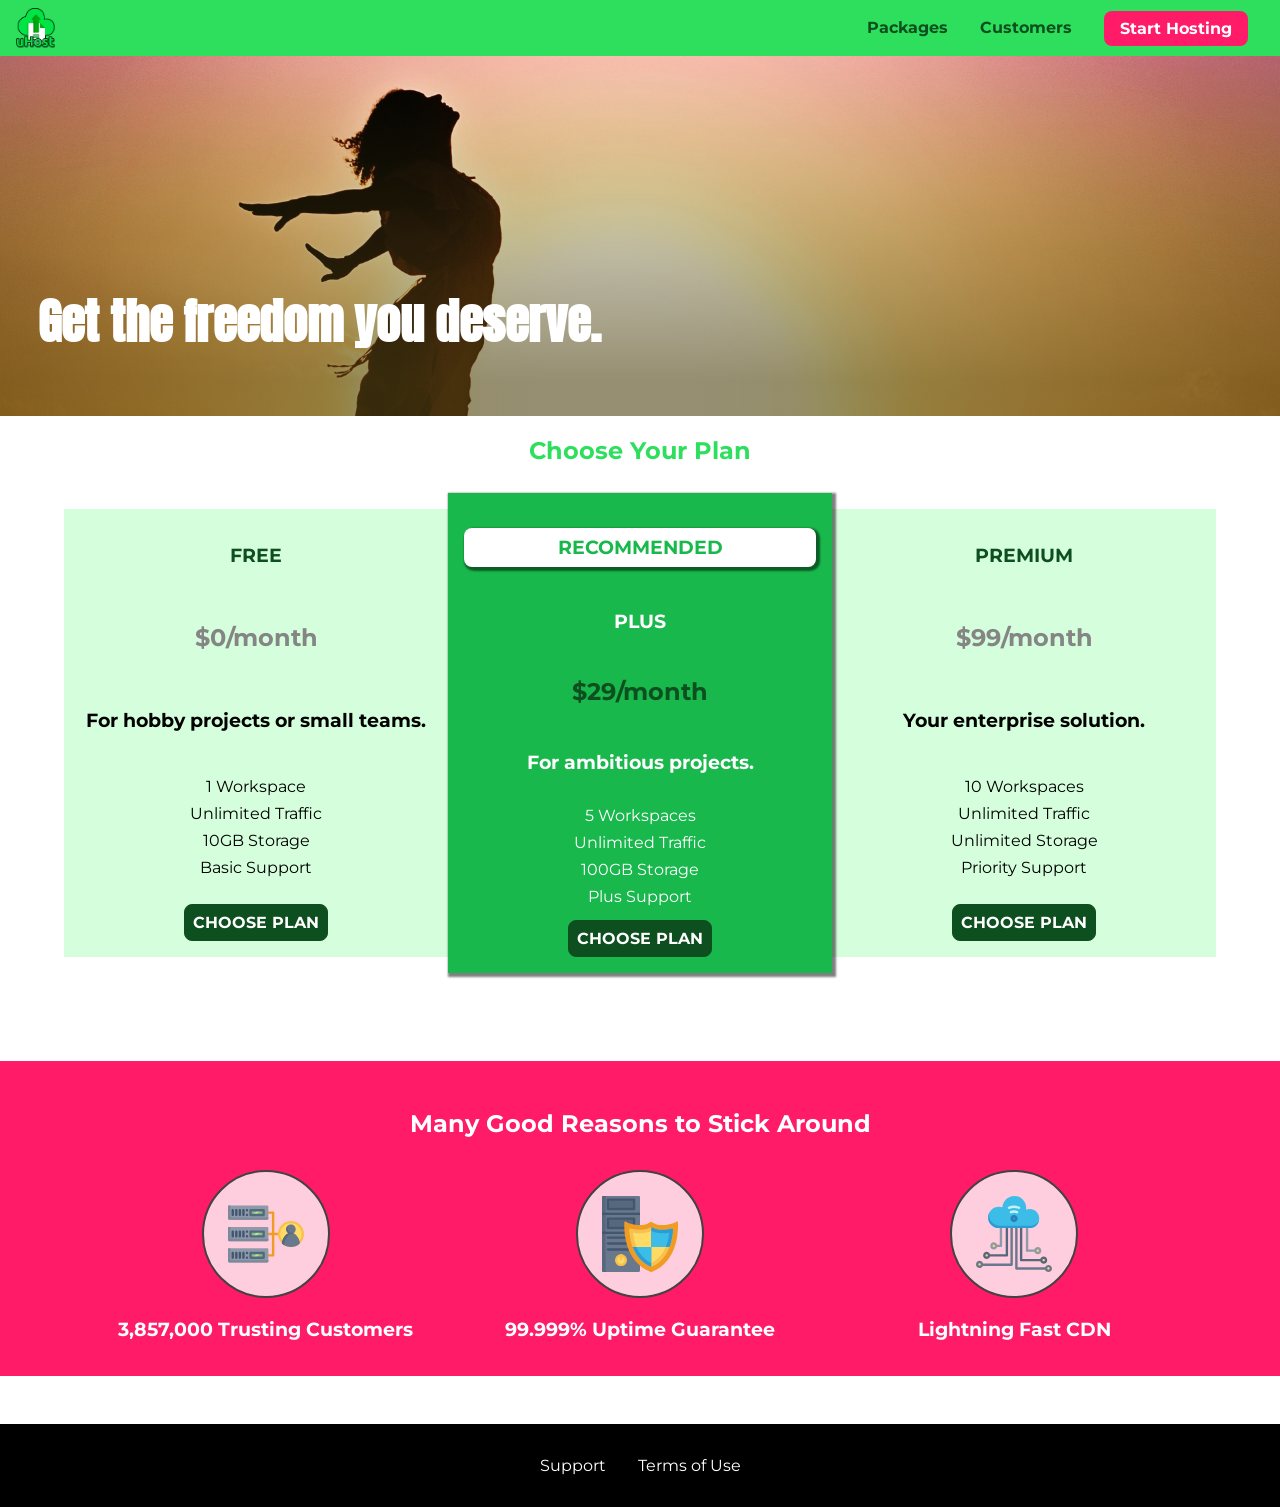
<file: index.html>
<!DOCTYPE html>
<html lang="en">

<head>
    <meta charset="UTF-8">
    <meta http-equiv="X-UA-Compatible" content="ie=edge">
    <meta name="viewport" content="width=device-width, initial-scale=1.0">
    <title>uHost</title>
    <link rel="shortcut icon" href="favicon.png">
    <link rel="stylesheet" href="shared.css">
    <link rel="stylesheet" href="main.css">
</head>

<body>
    <div class="backdrop"></div>
    <div class="modal">
        <h1 class="modal__title">Do you want to continue?</h1>
        <div class="modal__actions">
            <a href="start-hosting/index.html" class="modal__action">Yes!</a>
            <button class="modal__action modal__action--negative" type="button">No!</button>
        </div>
    </div>
    <header class="main-header">
        <div>
            <button class="toggle-button">
                <span class="toggle-button__bar"></span>
                <span class="toggle-button__bar"></span>
                <span class="toggle-button__bar"></span>
            </button>
            <a href="index.html" class="main-header__brand">
                <img src="images/uhost-icon.png" alt="uHost - Your favorite hosting company">
            </a>
        </div>
        <nav class="main-nav">
            <ul class="main-nav__items">
                <li class="main-nav__item">
                    <a href="packages/index.html">Packages</a>
                </li>
                <li class="main-nav__item">
                    <a href="customers/index.html">Customers</a>
                </li>
                <li class="main-nav__item main-nav__item--cta">
                    <a href="start-hosting/index.html">Start Hosting</a>
                </li>
            </ul>
        </nav>
    </header>
    <nav class="mobile-nav">
        <ul class="mobile-nav__items">
            <li class="mobile-nav__item">
                <a href="packages/index.html">Packages</a>
            </li>
            <li class="mobile-nav__item">
                <a href="customers/index.html">Customers</a>
            </li>
            <li class="mobile-nav__item mobile-nav__item--cta">
                <a href="start-hosting/index.html">Start Hosting</a>
            </li>
        </ul>
    </nav>
    <main>
        <section id="product-overview">
            <h1>Get the freedom you deserve.</h1>
        </section>
        <section id="plans">
            <h1 class="section-title">Choose Your Plan</h1>
            <div class="plan__list">
                <article class="plan">
                    <h1 class="plan__title">FREE</h1>
                    <h2 class="plan__price">$0/month</h2>
                    <h3>For hobby projects or small teams.</h3>
                    <ul class="plan__features">
                        <li class="plan__feature">1 Workspace</li>
                        <li class="plan__feature">Unlimited Traffic</li>
                        <li class="plan__feature">10GB Storage</li>
                        <li class="plan__feature">Basic Support</li>
                    </ul>
                    <div>
                        <button class="button">CHOOSE PLAN</button>
                    </div>
                </article>
                <article class="plan plan--highlighted">
                    <h1 class="plan__annotation">RECOMMENDED</h1>
                    <h1 class="plan__title">PLUS</h1>
                    <h2 class="plan__price">$29/month</h2>
                    <h3>For ambitious projects.</h3>
                    <ul class="plan__features">
                        <li class="plan__feature">5 Workspaces</li>
                        <li class="plan__feature">Unlimited Traffic</li>
                        <li class="plan__feature">100GB Storage</li>
                        <li class="plan__feature">Plus Support</li>
                    </ul>
                    <div>
                        <button class="button">CHOOSE PLAN</button>
                    </div>
                </article>
                <article class="plan">
                    <h1 class="plan__title">PREMIUM</h1>
                    <h2 class="plan__price">$99/month</h2>
                    <h3>Your enterprise solution.</h3>
                    <ul class="plan__features">
                        <li class="plan__feature">10 Workspaces</li>
                        <li class="plan__feature">Unlimited Traffic</li>
                        <li class="plan__feature">Unlimited Storage</li>
                        <li class="plan__feature">Priority Support</li>
                    </ul>
                    <div>
                        <button class="button">CHOOSE PLAN</button>
                    </div>
                </article>
            </div>
        </section>
        <section id="key-features">
            <h1 class="section-title">Many Good Reasons to Stick Around</h1>
            <ul class="key-feature__list">
                <li class="key-feature">
                    <div class="key-feature__image">
                        <svg viewBox="0 0 512 512">
                            <path style="fill:#F09B24;" d="M344,248h-32V112c0-4.418-3.582-8-8-8h-40c-4.418,0-8,3.582-8,8s3.582,8,8,8h32v128h-32  c-4.418,0-8,3.582-8,8s3.582,8,8,8h32v128h-32c-4.418,0-8,3.582-8,8s3.582,8,8,8h40c4.418,0,8-3.582,8-8V264h32c4.418,0,8-3.582,8-8  S348.418,248,344,248z"
                            />
                            <path style="fill:#8E9AA9;" d="M264,64H8c-4.418,0-8,3.582-8,8v80c0,4.418,3.582,8,8,8h256c4.418,0,8-3.582,8-8V72  C272,67.582,268.418,64,264,64z"
                            />
                            <path style="fill:#7C899B;" d="M24,144c-4.418,0-8-3.582-8-8V64H8c-4.418,0-8,3.582-8,8v80c0,4.418,3.582,8,8,8h256  c4.418,0,8-3.582,8-8v-8H24z"
                            />
                            <rect x="152" y="96" style="fill:#B8E3A8;" width="88" height="32" />
                            <g>
                                <polygon style="fill:#7EC97D;" points="152,96 152,128 166,128 198,96  " />
                                <polygon style="fill:#7EC97D;" points="220,96 188,128 240,128 240,96  " />
                            </g>
                            <path style="fill:#56677E;" d="M240,136h-88c-4.418,0-8-3.582-8-8V96c0-4.418,3.582-8,8-8h88c4.418,0,8,3.582,8,8v32  C248,132.418,244.418,136,240,136z M160,120h72v-16h-72V120z"
                            />
                            <g>
                                <path style="fill:#435670;" d="M32,136c-4.418,0-8-3.582-8-8V96c0-4.418,3.582-8,8-8s8,3.582,8,8v32C40,132.418,36.418,136,32,136z   "
                                />
                                <path style="fill:#435670;" d="M56,136c-4.418,0-8-3.582-8-8V96c0-4.418,3.582-8,8-8s8,3.582,8,8v32C64,132.418,60.418,136,56,136z   "
                                />
                                <path style="fill:#435670;" d="M80,136c-4.418,0-8-3.582-8-8V96c0-4.418,3.582-8,8-8s8,3.582,8,8v32C88,132.418,84.418,136,80,136z   "
                                />
                                <path style="fill:#435670;" d="M104,136c-4.418,0-8-3.582-8-8V96c0-4.418,3.582-8,8-8s8,3.582,8,8v32   C112,132.418,108.418,136,104,136z"
                                />
                                <path style="fill:#435670;" d="M128,105c-4.418,0-8-3.582-8-8v-1c0-4.418,3.582-8,8-8s8,3.582,8,8v1   C136,101.418,132.418,105,128,105z"
                                />
                                <path style="fill:#435670;" d="M128,136c-4.418,0-8-3.582-8-8v-1c0-4.418,3.582-8,8-8s8,3.582,8,8v1   C136,132.418,132.418,136,128,136z"
                                />
                            </g>
                            <path style="fill:#8E9AA9;" d="M264,208H8c-4.418,0-8,3.582-8,8v80c0,4.418,3.582,8,8,8h256c4.418,0,8-3.582,8-8v-80  C272,211.582,268.418,208,264,208z"
                            />
                            <path style="fill:#7C899B;" d="M24,288c-4.418,0-8-3.582-8-8v-72H8c-4.418,0-8,3.582-8,8v80c0,4.418,3.582,8,8,8h256  c4.418,0,8-3.582,8-8v-8H24z"
                            />
                            <rect x="152" y="240" style="fill:#B8E3A8;" width="88" height="32" />
                            <g>
                                <polygon style="fill:#7EC97D;" points="152,240 152,272 166,272 198,240  " />
                                <polygon style="fill:#7EC97D;" points="220,240 188,272 240,272 240,240  " />
                            </g>
                            <path style="fill:#56677E;" d="M240,280h-88c-4.418,0-8-3.582-8-8v-32c0-4.418,3.582-8,8-8h88c4.418,0,8,3.582,8,8v32  C248,276.418,244.418,280,240,280z M160,264h72v-16h-72V264z"
                            />
                            <g>
                                <path style="fill:#435670;" d="M32,280c-4.418,0-8-3.582-8-8v-32c0-4.418,3.582-8,8-8s8,3.582,8,8v32C40,276.418,36.418,280,32,280   z"
                                />
                                <path style="fill:#435670;" d="M56,280c-4.418,0-8-3.582-8-8v-32c0-4.418,3.582-8,8-8s8,3.582,8,8v32C64,276.418,60.418,280,56,280   z"
                                />
                                <path style="fill:#435670;" d="M80,280c-4.418,0-8-3.582-8-8v-32c0-4.418,3.582-8,8-8s8,3.582,8,8v32C88,276.418,84.418,280,80,280   z"
                                />
                                <path style="fill:#435670;" d="M104,280c-4.418,0-8-3.582-8-8v-32c0-4.418,3.582-8,8-8s8,3.582,8,8v32   C112,276.418,108.418,280,104,280z"
                                />
                                <path style="fill:#435670;" d="M128,249c-4.418,0-8-3.582-8-8v-1c0-4.418,3.582-8,8-8s8,3.582,8,8v1   C136,245.418,132.418,249,128,249z"
                                />
                                <path style="fill:#435670;" d="M128,280c-4.418,0-8-3.582-8-8v-1c0-4.418,3.582-8,8-8s8,3.582,8,8v1   C136,276.418,132.418,280,128,280z"
                                />
                            </g>
                            <path style="fill:#8E9AA9;" d="M264,352H8c-4.418,0-8,3.582-8,8v80c0,4.418,3.582,8,8,8h256c4.418,0,8-3.582,8-8v-80  C272,355.582,268.418,352,264,352z"
                            />
                            <path style="fill:#7C899B;" d="M24,432c-4.418,0-8-3.582-8-8v-72H8c-4.418,0-8,3.582-8,8v80c0,4.418,3.582,8,8,8h256  c4.418,0,8-3.582,8-8v-8H24z"
                            />
                            <rect x="152" y="384" style="fill:#B8E3A8;" width="88" height="32" />
                            <g>
                                <polygon style="fill:#7EC97D;" points="152,384 152,416 166,416 198,384  " />
                                <polygon style="fill:#7EC97D;" points="220,384 188,416 240,416 240,384  " />
                            </g>
                            <path style="fill:#56677E;" d="M240,424h-88c-4.418,0-8-3.582-8-8v-32c0-4.418,3.582-8,8-8h88c4.418,0,8,3.582,8,8v32  C248,420.418,244.418,424,240,424z M160,408h72v-16h-72V408z"
                            />
                            <g>
                                <path style="fill:#435670;" d="M32,424c-4.418,0-8-3.582-8-8v-32c0-4.418,3.582-8,8-8s8,3.582,8,8v32C40,420.418,36.418,424,32,424   z"
                                />
                                <path style="fill:#435670;" d="M56,424c-4.418,0-8-3.582-8-8v-32c0-4.418,3.582-8,8-8s8,3.582,8,8v32C64,420.418,60.418,424,56,424   z"
                                />
                                <path style="fill:#435670;" d="M80,424c-4.418,0-8-3.582-8-8v-32c0-4.418,3.582-8,8-8s8,3.582,8,8v32C88,420.418,84.418,424,80,424   z"
                                />
                                <path style="fill:#435670;" d="M104,424c-4.418,0-8-3.582-8-8v-32c0-4.418,3.582-8,8-8s8,3.582,8,8v32   C112,420.418,108.418,424,104,424z"
                                />
                                <path style="fill:#435670;" d="M128,393c-4.418,0-8-3.582-8-8v-1c0-4.418,3.582-8,8-8s8,3.582,8,8v1   C136,389.418,132.418,393,128,393z"
                                />
                                <path style="fill:#435670;" d="M128,424c-4.418,0-8-3.582-8-8v-1c0-4.418,3.582-8,8-8s8,3.582,8,8v1   C136,420.418,132.418,424,128,424z"
                                />
                            </g>
                            <path style="fill:#F7C14D;" d="M424,168c-48.523,0-88,39.477-88,88s39.477,88,88,88s88-39.477,88-88S472.523,168,424,168z" />
                            <path style="fill:#FFDB66;" d="M424,184c-39.701,0-72,32.299-72,72s32.299,72,72,72s72-32.299,72-72S463.701,184,424,184z" />
                            <path style="fill:#69788D;" d="M484.893,314.16C476.393,274.588,451.922,248,424,248s-52.393,26.588-60.893,66.16  c-0.605,2.82,0.354,5.749,2.511,7.664C381.731,336.124,402.465,344,424,344s42.269-7.876,58.381-22.176  C484.539,319.909,485.498,316.98,484.893,314.16z"
                            />
                            <path style="fill:#56677E;" d="M434.053,249.171C430.768,248.403,427.411,248,424,248c-27.922,0-52.393,26.588-60.893,66.16  c-0.605,2.82,0.354,5.749,2.511,7.664c3.383,3.002,6.979,5.703,10.734,8.125C384.904,286.243,407.373,255.378,434.053,249.171z"
                            />
                            <path style="fill:#69788D;" d="M424,192c-17.645,0-32,14.355-32,32s14.355,32,32,32s32-14.355,32-32S441.645,192,424,192z" />
                            <path style="fill:#56677E;" d="M432,248c-17.645,0-32-14.355-32-32c0-6.783,2.128-13.076,5.742-18.258  C397.444,203.53,392,213.138,392,224c0,17.645,14.355,32,32,32c10.862,0,20.471-5.444,26.258-13.742  C445.076,245.872,438.783,248,432,248z"
                            />

                        </svg>
                    </div>
                    <p class="key-feature__description">3,857,000 Trusting Customers</p>
                </li>
                <li class="key-feature">
                    <div class="key-feature__image">
                        <svg viewBox="0 0 512 512">
                            <path style="fill:#69788D;" d="M248,0H8C3.582,0,0,3.582,0,8v496c0,4.418,3.582,8,8,8h240c4.418,0,8-3.582,8-8V8  C256,3.582,252.418,0,248,0z"
                            />
                            <path style="fill:#56677E;" d="M24,504V8c0-4.418,3.582-8,8-8H8C3.582,0,0,3.582,0,8v496c0,4.418,3.582,8,8,8h24  C27.582,512,24,508.418,24,504z"
                            />
                            <g>
                                <rect x="0" y="112" style="fill:#435670;" width="256" height="16" />
                                <rect x="0" y="240" style="fill:#435670;" width="256" height="16" />
                            </g>
                            <path style="fill:#F7C14D;" d="M128,392c-22.056,0-40,17.944-40,40s17.944,40,40,40s40-17.944,40-40S150.056,392,128,392z" />
                            <path style="fill:#FFDB66;" d="M128,408c-13.233,0-24,10.767-24,24s10.767,24,24,24s24-10.767,24-24S141.233,408,128,408z" />
                            <path style="fill:#F7C14D;" d="M128,392c-2.739,0-5.414,0.278-8,0.805V424c0,4.418,3.582,8,8,8c4.418,0,8-3.582,8-8v-31.195  C133.414,392.278,130.739,392,128,392z"
                            />
                            <g>
                                <path style="fill:#435670;" d="M216,288H40c-4.418,0-8-3.582-8-8s3.582-8,8-8h176c4.418,0,8,3.582,8,8S220.418,288,216,288z"
                                />
                                <path style="fill:#435670;" d="M216,328H40c-4.418,0-8-3.582-8-8s3.582-8,8-8h176c4.418,0,8,3.582,8,8S220.418,328,216,328z"
                                />
                                <path style="fill:#435670;" d="M216,368H40c-4.418,0-8-3.582-8-8s3.582-8,8-8h176c4.418,0,8,3.582,8,8S220.418,368,216,368z"
                                />
                                <path style="fill:#435670;" d="M216,16H40c-4.418,0-8,3.582-8,8v64c0,4.418,3.582,8,8,8h176c4.418,0,8-3.582,8-8V24   C224,19.582,220.418,16,216,16z"
                                />
                            </g>
                            <rect x="48" y="32" style="fill:#56677E;" width="160" height="48" />
                            <path style="fill:#435670;" d="M216,144H40c-4.418,0-8,3.582-8,8v64c0,4.418,3.582,8,8,8h176c4.418,0,8-3.582,8-8v-64  C224,147.582,220.418,144,216,144z"
                            />
                            <rect x="48" y="160" style="fill:#56677E;" width="160" height="48" />
                            <path style="fill:#F09B24;" d="M511.747,180.237c-0.194-6.537-8.107-10.107-13.135-5.894c-5.6,4.693-42.904,21.282-98.514,21.282  c-33.45,0-64.625-20.999-64.929-21.206c-2.9-1.991-6.764-1.85-9.512,0.346c-2.677,2.135-27.201,20.86-63.793,20.86  c-55.607,0-92.914-16.589-98.515-21.282c-5.028-4.211-12.941-0.645-13.135,5.894c-1.634,54.834,4.655,105.941,18.693,151.903  c12.096,39.604,29.759,74.047,52.497,102.373c27.538,34.304,62.743,59.882,104.66,76.045c3.069,1.918,6.757,1.921,9.83,0  c41.917-16.163,77.122-41.741,104.66-76.045c22.738-28.326,40.401-62.77,52.497-102.373  C507.092,286.179,513.381,235.071,511.747,180.237z"
                            />
                            <path style="fill:#F7C14D;" d="M476.21,221.226c-1.953-1.631-4.568-2.235-7.036-1.628c-21.686,5.327-44.926,8.028-69.075,8.028  c-25.926,0-49.633-8.975-64.955-16.504c-2.307-1.134-5.016-1.091-7.284,0.116c-14.059,7.477-36.919,16.388-65.994,16.388  c-24.153,0-47.394-2.701-69.075-8.028c-5.155-1.268-10.221,2.966-9.894,8.261c2.077,33.693,7.668,65.635,16.616,94.935  c22.774,74.565,66.139,126.334,128.888,153.868c2.032,0.891,4.397,0.891,6.43,0c61.777-27.107,104.716-78.876,127.62-153.868  c8.948-29.3,14.539-61.241,16.616-94.935C479.224,225.319,478.163,222.856,476.21,221.226z"
                            />
                            <path style="fill:#FFDB66;" d="M331.609,451.727c-52.604-25.289-89.304-70.987-109.144-135.944  c-6.532-21.39-11.162-44.336-13.82-68.447c17.133,2.852,34.952,4.291,53.22,4.291c29.394,0,53.376-7.793,69.978-15.561  c17.44,7.736,41.656,15.561,68.256,15.561c18.267,0,36.085-1.439,53.219-4.291c-2.659,24.112-7.288,47.06-13.82,68.448  C419.545,381.108,383.27,426.805,331.609,451.727z"
                            />
                            <g>
                                <path style="fill:#2C9DD4;" d="M479.066,227.858c0.157-2.539-0.903-5.002-2.856-6.633s-4.568-2.235-7.036-1.628   c-21.686,5.327-44.926,8.028-69.075,8.028c-25.926,0-49.633-8.975-64.955-16.504c-1.057-0.52-2.2-0.78-3.345-0.806l-0.072,133.351   h123.601c2.556-6.746,4.933-13.702,7.123-20.874C471.398,293.493,476.989,261.552,479.066,227.858z"
                                />
                                <path style="fill:#2C9DD4;" d="M206.658,343.667c24.153,63.42,65.028,108.108,121.743,132.995c1.031,0.452,2.147,0.673,3.263,0.666   l0.063-133.661H206.658z"
                                />
                            </g>
                            <g>
                                <path style="fill:#3CBDE8;" d="M439.497,315.783c6.532-21.389,11.161-44.336,13.82-68.448c-17.134,2.852-34.952,4.291-53.219,4.291   c-26.6,0-50.815-7.824-68.256-15.561l-0.116,107.601h97.758C433.179,334.807,436.524,325.518,439.497,315.783z"
                                />
                                <path style="fill:#3CBDE8;" d="M232.523,343.667c21.144,50.298,54.363,86.56,99.087,108.06l0.117-108.06H232.523z" />
                            </g>
                        </svg>
                    </div>
                    <p class="key-feature__description">99.999% Uptime Guarantee</p>
                </li>
                <li class="key-feature">
                    <div class="key-feature__image">
                        <svg viewBox="0 0 512 512">
                            <path style="fill:#8E9AA9;" d="M168,200c-4.418,0-8,3.582-8,8v120h-17.376c-3.302-9.311-12.194-16-22.624-16  c-13.234,0-24,10.767-24,24s10.766,24,24,24c10.429,0,19.321-6.689,22.624-16H168c4.418,0,8-3.582,8-8V208  C176,203.582,172.418,200,168,200z"
                            />
                            <path style="fill:#FFDB66;" d="M120,328c-4.411,0-8,3.589-8,8s3.589,8,8,8s8-3.589,8-8S124.411,328,120,328z" />
                            <path style="fill:#56677E;" d="M208,200c-4.418,0-8,3.582-8,8v184H94.624C91.322,382.689,82.43,376,72,376  c-13.234,0-24,10.767-24,24s10.766,24,24,24c10.429,0,19.321-6.689,22.624-16H208c4.418,0,8-3.582,8-8V208  C216,203.582,212.418,200,208,200z"
                            />
                            <path style="fill:#FFDB66;" d="M72,392c-4.411,0-8,3.589-8,8s3.589,8,8,8s8-3.589,8-8S76.411,392,72,392z" />
                            <path style="fill:#69788D;" d="M240,208c-4.418,0-8,3.582-8,8v239H47.24c-2.671-10.34-12.078-18-23.24-18c-13.234,0-24,10.767-24,24  s10.766,24,24,24c9.666,0,18.009-5.747,21.809-14H240c4.418,0,8-3.582,8-8V216C248,211.582,244.418,208,240,208z"
                            />
                            <path style="fill:#FFDB66;" d="M24,453c-4.411,0-8,3.589-8,8s3.589,8,8,8s8-3.589,8-8S28.411,453,24,453z" />
                            <path style="fill:#69788D;" d="M488,464c-10.429,0-19.321,6.689-22.624,16H280V208c0-4.418-3.582-8-8-8s-8,3.582-8,8v280  c0,4.418,3.582,8,8,8h193.376c3.302,9.311,12.194,16,22.624,16c13.234,0,24-10.767,24-24S501.234,464,488,464z"
                            />
                            <path style="fill:#FFDB66;" d="M488,480c-4.411,0-8,3.589-8,8s3.589,8,8,8s8-3.589,8-8S492.411,480,488,480z" />
                            <path style="fill:#56677E;" d="M456,408c-10.429,0-19.321,6.689-22.624,16H312V208c0-4.418-3.582-8-8-8s-8,3.582-8,8v224  c0,4.418,3.582,8,8,8h129.376c3.302,9.311,12.194,16,22.624,16c13.234,0,24-10.767,24-24S469.234,408,456,408z"
                            />
                            <path style="fill:#FFDB66;" d="M456,424c-4.411,0-8,3.589-8,8s3.589,8,8,8s8-3.589,8-8S460.411,424,456,424z" />
                            <path style="fill:#8E9AA9;" d="M416,344c-10.429,0-19.321,6.689-22.624,16H352V208c0-4.418-3.582-8-8-8s-8,3.582-8,8v160  c0,4.418,3.582,8,8,8h49.376c3.302,9.311,12.194,16,22.624,16c13.234,0,24-10.767,24-24S429.234,344,416,344z"
                            />
                            <path style="fill:#FFDB66;" d="M416,360c-4.411,0-8,3.589-8,8s3.589,8,8,8s8-3.589,8-8S420.411,360,416,360z" />
                            <path style="fill:#3CBDE8;" d="M362,88c-8.741,0-17.231,1.751-25.06,5.085C337.646,88.797,338,84.43,338,80  c0-44.112-35.888-80-80-80c-42.823,0-77.895,33.816-79.909,76.149C170.393,73.415,162.244,72,154,72c-39.701,0-72,32.299-72,72  s32.299,72,72,72h208c35.29,0,64-28.71,64-64S397.29,88,362,88z"
                            />
                            <path style="fill:#2C9DD4;" d="M368,200H160c-39.701,0-72-32.299-72-72c0-5.863,0.721-11.559,2.05-17.019  C84.918,120.88,82,132.102,82,144c0,39.701,32.299,72,72,72h208c30.389,0,55.88-21.296,62.379-49.743  C413.565,186.327,392.352,200,368,200z"
                            />
                            <path style="fill:#2A7DB5;" d="M256,128c-13.234,0-24,10.767-24,24s10.766,24,24,24c13.233,0,24-10.767,24-24S269.233,128,256,128z"
                            />
                            <path style="fill:#2C9DD4;" d="M256,144c-4.411,0-8,3.589-8,8s3.589,8,8,8c4.411,0,8-3.589,8-8S260.411,144,256,144z" />
                            <g>
                                <path style="fill:#C5F1FA;" d="M221.755,87.695c-2.994,0-5.864-1.688-7.233-4.572c-1.894-3.991-0.194-8.763,3.798-10.657   C230.157,66.849,242.834,64,256,64c13.166,0,25.844,2.849,37.68,8.466c3.992,1.895,5.692,6.666,3.798,10.657   s-6.666,5.692-10.657,3.798C277.144,82.328,266.774,80,256,80c-10.774,0-21.144,2.328-30.821,6.921   C224.072,87.446,222.904,87.695,221.755,87.695z"
                                />
                                <path style="fill:#C5F1FA;" d="M276.545,116.618c-1.148,0-2.316-0.249-3.424-0.774C267.745,113.293,261.985,112,256,112   c-5.985,0-11.745,1.293-17.121,3.844c-3.991,1.895-8.763,0.192-10.657-3.798c-1.894-3.992-0.193-8.764,3.798-10.657   C239.557,97.813,247.625,96,256,96c8.376,0,16.444,1.813,23.98,5.389c3.991,1.894,5.692,6.665,3.798,10.657   C282.41,114.93,279.539,116.618,276.545,116.618z"
                                />
                            </g>

                        </svg>
                    </div>
                    <p class="key-feature__description">Lightning Fast CDN</p>
                </li>
            </ul>
        </section>
    </main>
    <footer class="main-footer">
        <nav>
            <ul class="main-footer__links">
                <li class="main-footer__link">
                    <a href="#">Support</a>
                </li>
                <li class="main-footer__link">
                    <a href="#">Terms of Use</a>
                </li>
            </ul>
        </nav>
    </footer>
    <script src="shared.js"></script>
</body>

</html>
</file>
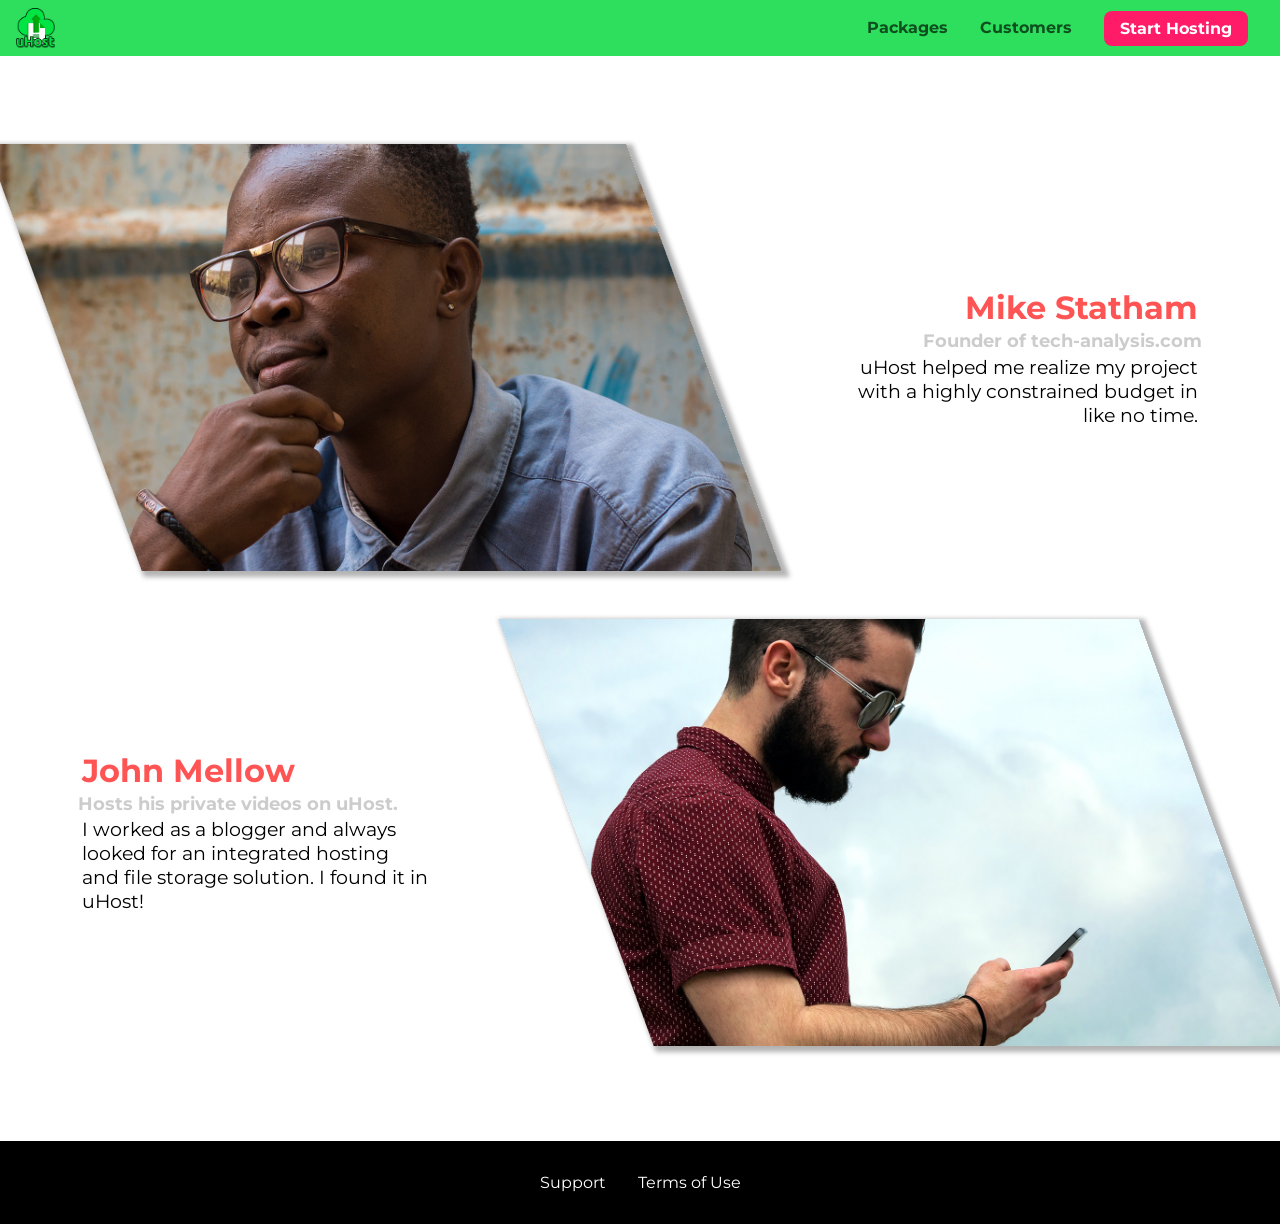
<file: customers/index.html>
<!DOCTYPE html>
<html lang="en">

<head>
    <meta charset="UTF-8">
    <meta name="viewport" content="width=device-width, initial-scale=1.0">
    <meta http-equiv="X-UA-Compatible" content="ie=edge">
    <title>uHost Customers</title>
    <link rel="shortcut icon" href="../favicon.png">
    <link rel="stylesheet" href="../shared.css">
    <link rel="stylesheet" href="customers.css">
</head>

<body>
    <div class="backdrop"></div>
    <header class="main-header">
        <div>
            <button class="toggle-button">
                <span class="toggle-button__bar"></span>
                <span class="toggle-button__bar"></span>
                <span class="toggle-button__bar"></span>
            </button>
            <a href="../index.html" class="main-header__brand">
                <img src="../images/uhost-icon.png" alt="uHost - Your favorite hosting company">
            </a>
        </div>
        <nav class="main-nav">
            <ul class="main-nav__items">
                <li class="main-nav__item">
                    <a href="../packages/index.html">Packages</a>
                </li>
                <li class="main-nav__item">
                    <a href="index.html">Customers</a>
                </li>
                <li class="main-nav__item main-nav__item--cta">
                    <a href="../start-hosting/index.html">Start Hosting</a>
                </li>
            </ul>
        </nav>
    </header>
    <nav class="mobile-nav">
        <ul class="mobile-nav__items">
            <li class="mobile-nav__item">
                <a href="../packages/index.html">Packages</a>
            </li>
            <li class="mobile-nav__item">
                <a href="index.html">Customers</a>
            </li>
            <li class="mobile-nav__item mobile-nav__item--cta">
                <a href="../start-hosting/index.html">Start Hosting</a>
            </li>
        </ul>
    </nav>
    <main>
        <div>
            <div class="testimonial" id="customer-1">
                <div class="testimonial__image-container">
                    <img src="../images/customer-1.jpg" alt="Mike Statham - Customer" class="testimonial__image">
                </div>
                <div class="testimonial__info">
                    <h1 class="testimonial__name">Mike Statham</h1>
                    <h2 class="testimonial__subtitle">Founder of
                        <a href="tech-analysis.com">tech-analysis.com</a>
                    </h2>
                    <p class="testimonial__text">uHost helped me realize my project with a highly constrained budget in like no time.</p>
                </div>
            </div>
            <div class="testimonial" id="customer-2">

                <div class="testimonial__info">
                    <h1 class="testimonial__name">John Mellow</h1>
                    <h2 class="testimonial__subtitle">Hosts his private videos on uHost.
                    </h2>
                    <p class="testimonial__text">I worked as a blogger and always looked for an integrated hosting and file storage solution. I found
                        it in uHost!
                    </p>
                </div>
                <div class="testimonial__image-container">
                    <img src="../images/customer-2.jpg" alt="John Mellow - Customer" class="testimonial__image">
                </div>
            </div>
        </div>
    </main>
    <footer class="main-footer">
        <nav>
            <ul class="main-footer__links">
                <li class="main-footer__link">
                    <a href="#">Support</a>
                </li>
                <li class="main-footer__link">
                    <a href="#">Terms of Use</a>
                </li>
            </ul>
        </nav>
    </footer>
    <script src="../shared.js"></script>
</body>

</html>
</file>
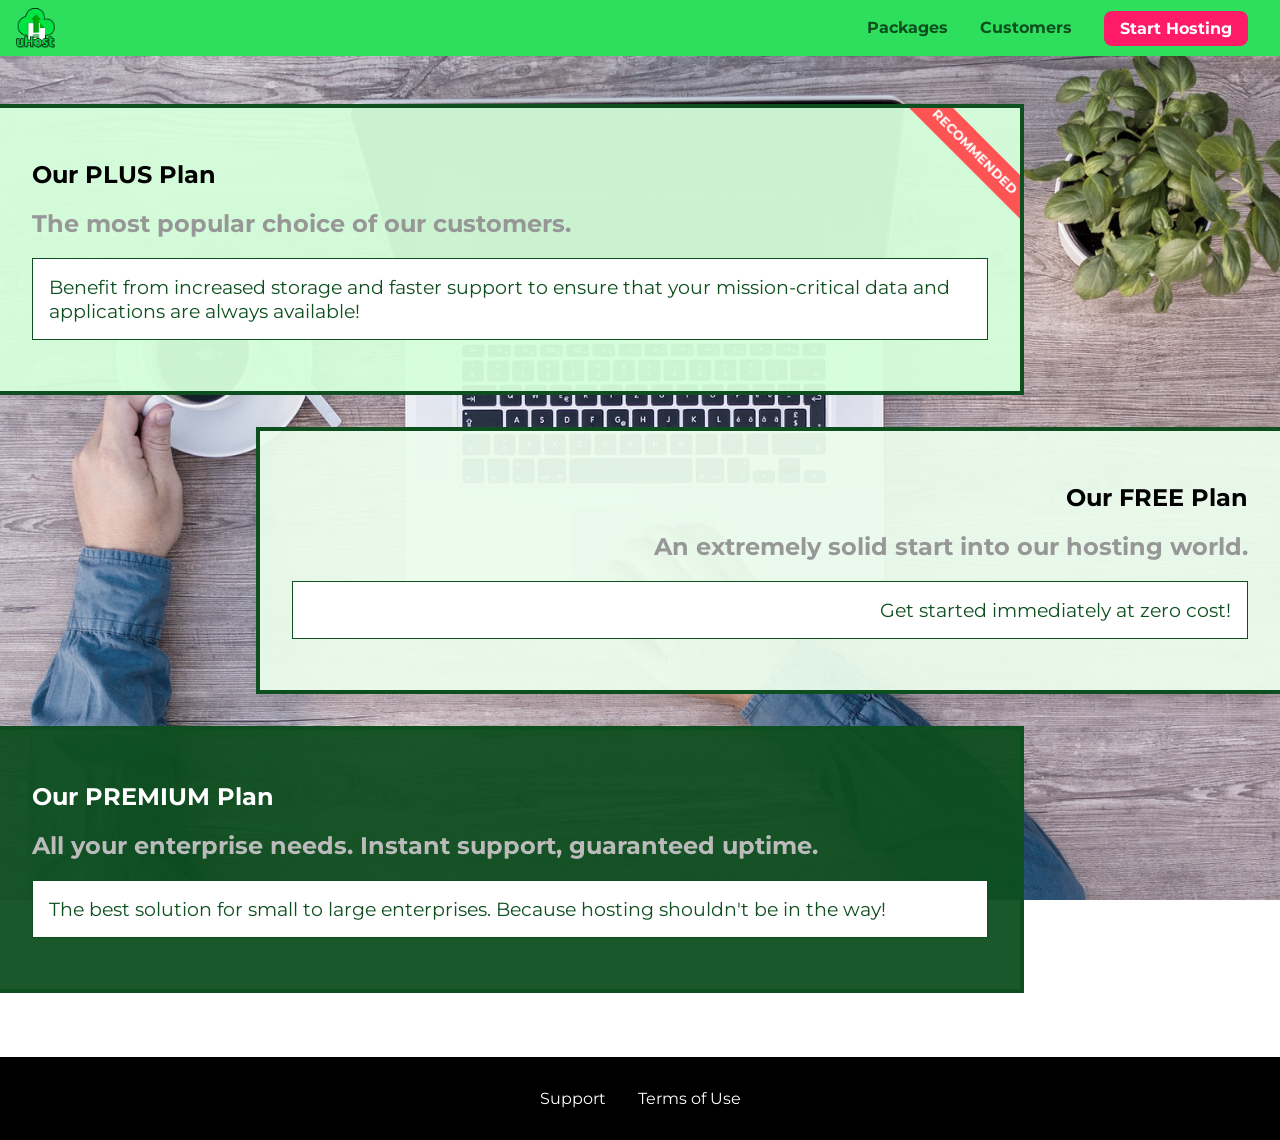
<file: packages/index.html>
<!DOCTYPE html>
<html lang="en">

<head>
    <meta charset="UTF-8">
    <meta http-equiv="X-UA-Compatible" content="ie=edge">
    <meta name="viewport" content="width=device-width, initial-scale=1.0">
    <title>uHost</title>
    <link rel="shortcut icon" href="../favicon.png">
    <link rel="stylesheet" href="../shared.css">
    <link rel="stylesheet" href="packages.css">
</head>

<body>
    <div class="backdrop"></div>
    <div class="background"></div>
    <header class="main-header">
        <div>
            <button class="toggle-button">
                <span class="toggle-button__bar"></span>
                <span class="toggle-button__bar"></span>
                <span class="toggle-button__bar"></span>
            </button>
            <a href="../index.html" class="main-header__brand">
                <img src="../images/uhost-icon.png" alt="uHost - Your favorite hosting company">
            </a>
        </div>
        <nav class="main-nav">
            <ul class="main-nav__items">
                <li class="main-nav__item">
                    <a href="index.html">Packages</a>
                </li>
                <li class="main-nav__item">
                    <a href="../customers/index.html">Customers</a>
                </li>
                <li class="main-nav__item main-nav__item--cta">
                    <a href="../start-hosting/index.html">Start Hosting</a>
                </li>
            </ul>
        </nav>
    </header>
    <nav class="mobile-nav">
        <ul class="mobile-nav__items">
            <li class="mobile-nav__item">
                <a href="index.html">Packages</a>
            </li>
            <li class="mobile-nav__item">
                <a href="../customers/index.html">Customers</a>
            </li>
            <li class="mobile-nav__item mobile-nav__item--cta">
                <a href="../start-hosting/index.html">Start Hosting</a>
            </li>
        </ul>
    </nav>
    <main>
        <section class="package" id="plus">
            <a href="#">
                <h1 class="package__title">Our PLUS Plan</h1>
                <h2 class="package__badge">RECOMMENDED</h2>
                <h2 class="package__subtitle">The most popular choice of our customers.</h2>
                <p class="package__info">Benefit from increased storage and faster support to ensure that your mission-critical data and applications
                    are always available!</p>
            </a>
        </section>
        <section class="package" id="free">
            <a href="#">
                <h1 class="package__title">Our FREE Plan</h1>
                <h2 class="package__subtitle">An extremely solid start into our hosting world.</h2>
                <p class="package__info">Get started immediately at zero cost!</p>
            </a>
        </section>
        <div class="clearfix"></div>
        <section class="package" id="premium">
            <a href="#">
                <h1 class="package__title">Our PREMIUM Plan</h1>
                <h2 class="package__subtitle">All your enterprise needs. Instant support, guaranteed uptime. </h2>
                <p class="package__info">The best solution for small to large enterprises. Because hosting shouldn't be in the way!</p>
            </a>
        </section>
    </main>
    <footer class="main-footer">
        <nav>
            <ul class="main-footer__links">
                <li class="main-footer__link">
                    <a href="#">Support</a>
                </li>
                <li class="main-footer__link">
                    <a href="#">Terms of Use</a>
                </li>
            </ul>
        </nav>
    </footer>
    <script src="../shared.js"></script>
</body>

</html>
</file>
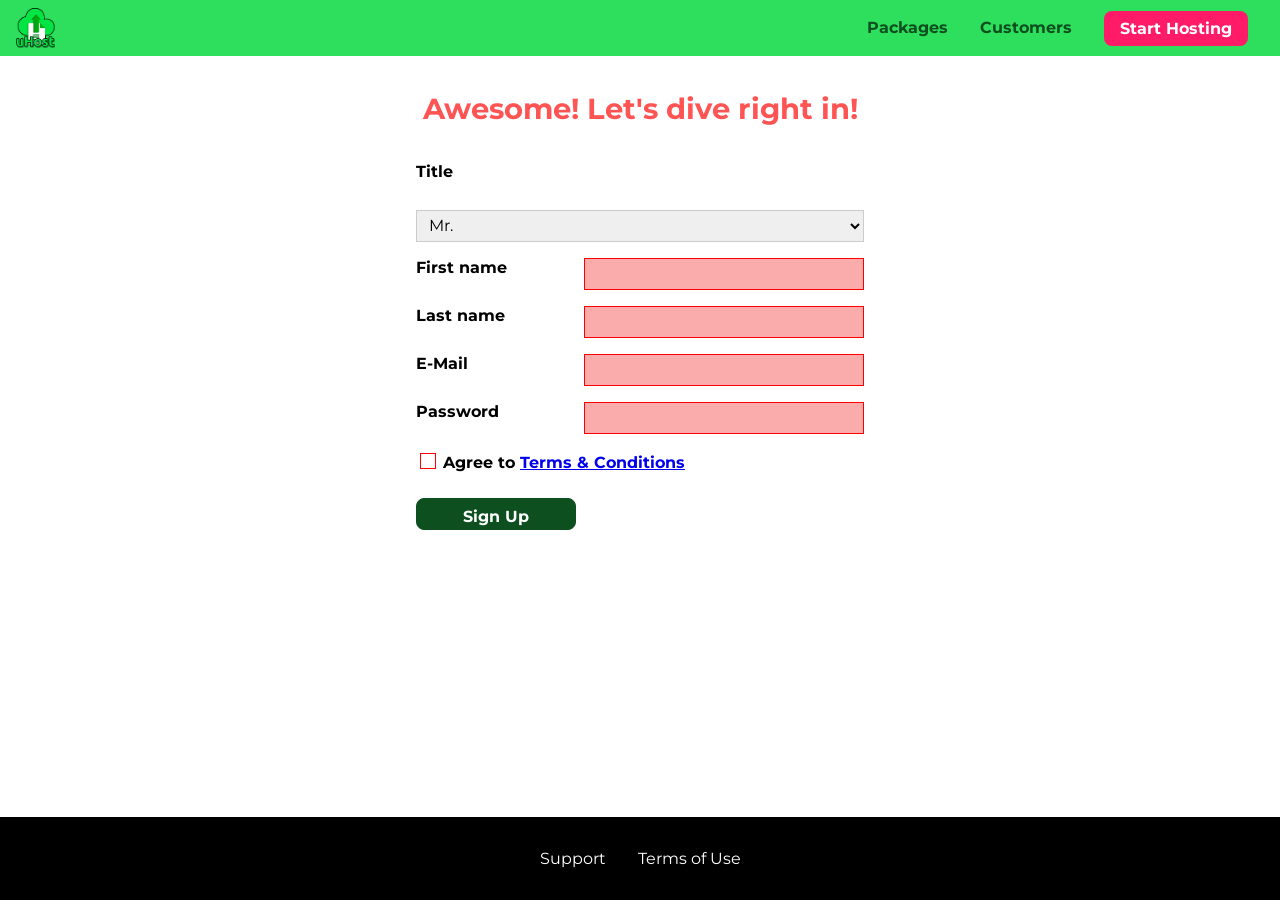
<file: start-hosting/index.html>
<!DOCTYPE html>
<html lang="en">

<head>
    <meta charset="UTF-8">
    <meta name="viewport" content="width=device-width, initial-scale=1.0">
    <meta http-equiv="X-UA-Compatible" content="ie=edge">
    <title>uHost Signup</title>
    <link rel="shortcut icon" href="../favicon.png">
    <link rel="stylesheet" href="../shared.css">
    <link rel="stylesheet" href="start-hosting.css">
</head>

<body>
    <div class="backdrop"></div>
    <header class="main-header">
        <div>
            <button class="toggle-button">
                <span class="toggle-button__bar"></span>
                <span class="toggle-button__bar"></span>
                <span class="toggle-button__bar"></span>
            </button>
            <a href="../index.html" class="main-header__brand">
                <img src="../images/uhost-icon.png" alt="uHost - Your favorite hosting company">
            </a>
        </div>
        <nav class="main-nav">
            <ul class="main-nav__items">
                <li class="main-nav__item">
                    <a href="../packages/index.html">Packages</a>
                </li>
                <li class="main-nav__item">
                    <a href="../customers/index.html">Customers</a>
                </li>
                <li class="main-nav__item main-nav__item--cta">
                    <a href="index.html">Start Hosting</a>
                </li>
            </ul>
        </nav>
    </header>
    <nav class="mobile-nav">
        <ul class="mobile-nav__items">
            <li class="mobile-nav__item">
                <a href="../packages/index.html">Packages</a>
            </li>
            <li class="mobile-nav__item">
                <a href="../customers/index.html">Customers</a>
            </li>
            <li class="mobile-nav__item mobile-nav__item--cta">
                <a href="index.html">Start Hosting</a>
            </li>
        </ul>
    </nav>
    <main class="signup-page">
        <h1 class="signup-title">Awesome! Let's dive right in!</h1>
        <form action="index.html" class="signup-form">
            <label for="title">Title</label>
            <select id="title">
                <option value="mr">Mr.</option>
                <option value="ms">Ms.</option>
            </select>
            <label for="first-name">First name</label>
            <input type="text" id="first-name" required>
            <label for="last-name">Last name</label>
            <input type="text" id="last-name" required>
            <label for="email">E-Mail</label>
            <input type="email" id="email" required>
            <label for="password">Password</label>
            <input type="password" id="password" required>
            <div class="signup-form__checkbox">
                <input type="checkbox" id="agree-terms" required>
                <label for="agree-terms">Agree to
                    <a href="#">Terms &amp; Conditions</a>
                </label>
            </div>
            <button type="submit" class="button">Sign Up</button>
        </form>
    </main>
    <footer class="main-footer">
        <nav>
            <ul class="main-footer__links">
                <li class="main-footer__link">
                    <a href="#">Support</a>
                </li>
                <li class="main-footer__link">
                    <a href="#">Terms of Use</a>
                </li>
            </ul>
        </nav>
    </footer>
    <script src="../shared.js"></script>
</body>

</html>
</file>
<file: shared.css>
@import url('https://fonts.googleapis.com/css?family=Roboto:100,400,900');
@import url('https://fonts.googleapis.com/css?family=Anton');
@import url('https://fonts.googleapis.com/css?family=Montserrat:400,700');

:root {
  --dark-green: #0e4f1f;
  --highlight-color: #ff1b68;
}

* {
  box-sizing: border-box;
}

html {
  height: 100%;
}

body {
  font-family: "Montserrat", sans-serif;
  margin: 0;
  padding-top: 3.5rem;
}

@supports (display: grid) {
  body {
    display: grid;
    grid-template-rows: 3.5rem auto fit-content(8rem);
    grid-template-areas: "header"
                         "main"
                         "footer";
    padding-top: 0;
    height: 100%;
  }
}

main {
  grid-area: main;
}

.backdrop {
  display: none;
  position: fixed;
  opacity: 0;
  top: 0;
  left: 0;
  z-index: 100;
  width: 100vw;
  height: 100vh;
  background: rgba(0, 0, 0, 0.5);
  transition: opacity 0.2s linear;
}

.main-header {
  width: 100%;
  position: fixed;
  top: 0;
  left: 0;
  background: #2ddf5c;
  padding: 0.5rem 1rem;
  z-index: 60;
  display: -webkit-box;
  display: -ms-flexbox;
  display: -webkit-flex;
  display: flex;
  align-items: center;
  justify-content: space-between;
}

.toggle-button {
  width: 3rem;
  background: transparent;
  border: none;
  cursor: pointer;
  padding-top: 0;
  padding-bottom: 0;
  vertical-align: middle;
}

.toggle-button:focus {
  outline: none;
}

.toggle-button__bar {
  width: 100%;
  height: 0.2rem;
  background: black;
  display: block;
  margin: 0.6rem 0;
}

.main-header__brand {
  color: var(--dark-green);
  text-decoration: none;
  font-weight: bold;
  /* width: 20px; */
}

.main-header__brand img {
  height: 2.5rem;
  vertical-align: middle;
}

.main-nav {
  display: none;
}

.main-nav__items {
  margin: 0;
  padding: 0;
  list-style: none;
  display: flex;
}

.main-nav__item {
  margin: 0 1rem;
}

.main-nav__item a,
.mobile-nav__item a {
  text-decoration: none;
  color: var(--dark-green, #0e4f1f);
  font-weight: bold;
  padding: 0.2rem 0;
}

.main-nav__item a:hover,
.main-nav__item a:active {
  color: white;
  border-bottom: 5px solid white;
}

.main-nav__item--cta {
  animation: wiggle 400ms 3s 8 ease-out none;
}

.main-nav__item--cta a,
.mobile-nav__item--cta a {
  color: white;
  background: var(--highlight-color);
  padding: 0.5rem 1rem;
  border-radius: 8px;
}

.main-nav__item--cta a:hover,
.main-nav__item--cta a:active,
.mobile-nav__item--cta a:hover,
.mobile-nav__item--cta a:active {
  color: var(--highlight-color);
  background: white;
  border: none;
}

@media (min-width: 40rem) {
  .toggle-button {
    display: none;
  }

  .main-nav {
    display: flex;
  }
}

.main-footer {
  background: black;
  padding: 2rem;
  margin-top: 3rem;
  grid-area: footer;
}

.main-footer__links {
  list-style: none;
  margin: 0;
  padding: 0;
  display: flex;
  flex-direction: column;
  align-items: center;
}

.main-footer__link {
  margin: 0.5rem 0;
}

.main-footer__link a {
  color: white;
  text-decoration: none;
}

.main-footer__link a:hover,
.main-footer__link a:active {
  color: #ccc;
}

.mobile-nav {
  transform: translateX(-100%);
  position: fixed;
  z-index: 101;
  top: 0;
  left: 0;
  background: white;
  width: 80%;
  height: 100vh;
  transition: transform 300ms ease-out;
}

.mobile-nav__items {
  width: 90%;
  height: 100%;
  list-style: none;
  margin: 0 auto;
  padding: 0;
  display: flex;
  flex-direction: column;
  justify-content: center;
  align-items: center;
}

.mobile-nav__item {
  margin: 1rem 0;
}

.mobile-nav__item a {
  font-size: 1.5rem;
}

.button {
  background: var(--dark-green, #0e4f1f);
  color: white;
  font: inherit;
  border: 1.5px solid var(--dark-green, #0e4f1f);
  padding: 0.5rem;
  border-radius: 8px;
  font-weight: bold;
  cursor: pointer;
}

.button:hover,
.button:active {
  background: white;
  color: var(--dark-green);
}

.button:focus {
  outline: none;
}

.button[disabled] {
  cursor: not-allowed;
  border: #a1a1a1;
  background: #ccc;
  color: #a1a1a1;
} 

.open {
    display: block !important;
    opacity: 1 !important;
    transform: translateY(0) !important;
}

@media (min-width: 40rem) {
  .main-footer__link {
    margin: 0 1rem;
  }

  .main-footer__links {
    flex-direction: row;
    justify-content: center;
  }
}

@keyframes wiggle {
  0% {
    transform: rotateZ(0);
  }
  50% {
    transform: rotateZ(-10deg);
  }
  100% {
    transform: rotateZ(10deg);
  }
}
</file>
<file: main.css>
#product-overview {
  background: linear-gradient(to top, rgba(80, 68, 18, 0.6) 10%, transparent),
    url("images/freedom.jpg") center/cover no-repeat border-box,
    #ff1b68;
  width: 100%;
  height: 33vh;
  /* border: 5px dashed red; */
  position: relative;
}

#product-overview h1 {
  color: white;
  font-family: "Anton", sans-serif;
  position: absolute;
  bottom: 5%;
  left: 3%;
  font-size: 1.6rem;
}

@media (min-width: 40rem) and (min-height: 40rem) {
  #product-overview {
    height: 40vh;
    background-position: 50% 25%;
  }

  #product-overview h1 {
    font-size: 3rem;
  }
}

.section-title {
  color: #2ddf5c;
  text-align: center;
}

.plan {
  background: #d5ffdc;
  text-align: center;
  padding: 1rem;
  margin: 0.5rem 0;
  width: 100%;
}

.plan--highlighted {
  background: #19b84c;
  color: white;
}

.plan__annotation {
  background: white;
  color: #19b84c;
  padding: 0.5rem;
  box-shadow: 2px 2px 2px 2px rgba(0, 0, 0, 0.5);
  border-radius: 8px;
}

.plan__title {
  color: #0e4f1f;
}

.plan__price {
  color: #858585;
}

.plan--highlighted .plan__title {
  color: white;
}

.plan--highlighted .plan__price {
  color: #0e4f1f;
}

.plan__features {
  list-style: none;
  margin: 0;
  padding: 0;
}

.plan__feature {
  margin: 0.5rem 0;
}

@media (min-width: 40rem) {
  .plan__list { 
    width: 100%;
    display: flex;
    justify-content: center;
    align-items: center;
  }

  .plan {
    width: 30%;
    min-width: 13rem;
    max-width: 25rem;
    display: flex;
    flex-direction: column;
    justify-content: space-between;
    height: 28rem;
  }

  .plan--highlighted {
    box-shadow: 2px 2px 2px 2px rgba(0, 0, 0, 0.5);
    height: 30rem;
    z-index: 50;
  }
}

#key-features {
  background: #ff1b68;
  margin-top: 5rem;
  padding: 1rem;
}

#key-features .section-title {
  color: white;
  margin: 2rem;
}

.key-feature__list {
  list-style: none;
  margin: 0;
  padding: 0;
  text-align: center;
}

.key-feature__image {
  background: #ffcede;
  width: 128px;
  height: 128px;
  border: 2px solid #424242;
  border-radius: 50%;
  margin: auto;
  padding: 1.5rem;
}

.key-feature__description {
  text-align: center;
  font-weight: bold;
  color: white;
  font-size: 1.2rem;
}

@media (min-width: 40rem) {
  .key-feature {
    width: 30%;
    max-width: 25rem;
  }

  .key-feature__list {
    display: flex;
    justify-content: center;
  }
}

.modal {
  position: fixed;
  opacity: 0;
  transform: translateY(-3rem);
  transition: opacity 200ms ease-out, transform 500ms cubic-bezier(0.55, 0.055, 0.675, 0.19);
  z-index: 200;
  top: 20%;
  left: 30%;
  width: 40%;
  background: white;
  padding: 1rem;
  border: 1px solid #ccc;
  box-shadow: 1px 1px 1px rgba(0, 0, 0, 0.5);
}

.modal__title {
  text-align: center;
  margin: 0 0 1rem 0;
}

.modal__actions {
  text-align: center;
}

.modal__action {
  border: 1px solid #0e4f1f;
  background: #0e4f1f;
  text-decoration: none;
  color: white;
  font: inherit;
  padding: 0.5rem 1rem;
  cursor: pointer;
}

.modal__action:hover,
.modal__action:active {
  background: #2ddf5c;
  border-color: #2ddf5c;
}

.modal__action--negative {
  background: red;
  border-color: red;
}

.modal__action--negative:hover,
.modal__action--negative:active {
  background: #ff5454;
  border-color: #ff5454;
}
</file>
<file: customers/customers.css>
main {
  padding-top: 2.5rem;
}

.testimonial {
  font-size: 1.2rem;
}

.testimonial__image-container {
  width: 60%;
  max-width: 40rem;
  box-shadow: 3px 3px 5px 3px rgba(0,0,0,0.3);
  transform: skew(20deg);
  overflow: hidden;
}

#customer-1:hover .testimonial__image-container {
  animation: flip-customer 1s ease-out forwards;
}

.testimonial__image {
  width: 100%;
  vertical-align: top;
  transform: skew(-20deg) scale(1.4);
}

.testimonial__info {
  text-align: right;
  padding: 0.9rem;
}

#customer-2.testimonial {
  text-align: right;
}

#customer-2 .testimonial__info {
  text-align: left;
}

.testimonial__name {
  margin: 0.2rem;
  color: #ff5454;
  font-size: 2rem;
}

.testimonial__subtitle {
  margin: 0;
  font-size: 1.1rem;
  color: #ccc;
}

.testimonial__subtitle a {
  color: inherit;
  text-decoration: none;
}

.testimonial__subtitle a:hover,
.testimonial__subtitle a:active {
  color: #7a7a7a;
}

.testimonial__text {
  margin: 0.2rem;
}

@media (min-width: 40rem) {
  .testimonial {
    margin: 3rem auto;
    max-width: 1500px;
    display: flex;
    align-items: center;
    justify-content: space-around;
  }

  .testimonial__image-container {
    width: 66%;
  }

  .testimonial__info {
    width: 30%;
  }
}

@keyframes flip-customer {
  0% {
    transform: rotateY(0) skew(20deg);
  }
  50% {
    transform: rotateY(160deg) skew(20deg);
  }
  100% {
    transform: rotateY(360deg) skew(20deg);
  }
}
</file>
<file: packages/packages.css>
@font-face {
    font-family: "AnonymousPro";
    src: url("anonymousPro-Regular.ttf") format("truetype");
}

@font-face {
    font-family: "AnonymousPro";
    src: url("anonymousPro-Bold.ttf");
    font-weight: 700;
}

main {
    padding-top: 2rem;
}

.background {
    background: url("../images/plans-background.jpg") center/cover;
    filter: grayscale(40%);
    width: 100vw;
    height: 100vh;
    position: fixed;
    z-index: -1;
}

.package {
    width: 80%;
    margin: 1rem 0;
    border: 4px solid #0e4f1f;
    border-left: none;
    position: relative;
    overflow: hidden;
}

.package:hover,
.package:active {
    box-shadow: 2px 2px 4px rgba(0,0,0,0.5);
    border-color: #ff5454;
    animation: push-up 1s ease-out forwards;
}

.package a {
    text-decoration: none;
    color: inherit;
    display: block;
    padding: 2rem;
}

.package__badge {
    position: absolute;
    top: 0;
    right: 0;
    margin: 0;
    font-size: 0.8rem;
    color: white;
    background: #ff5454;
    padding: 0.5rem;
    transform: rotate(45deg) translate(3.5rem, -1rem);
    transform-origin: center;
    width: 12rem;
    text-align: center;
}

.package__subtitle {
    color: #979797;
}

.package__info {
    padding: 1rem;
    border: 1px solid #0e4f1f;
    color: #0e4f1f;
    background: white;
    font-size: 1.2rem;
}

.clearfix {
    clear: both;
}

#plus {
    background: rgba(213, 255, 220, 0.95);
}

#free {
    background: rgba(234, 252, 237, 0.95);
    float: right;
    border-right: none;
    border-left: 4px solid #0e4f1f;
    text-align: right;
}

#free:hover,
#free:active {
    border-left-color: #ff5454;
}

#premium {
    background: rgba(14, 79, 31, 0.95);
}

#premium .package__title {
    color: white;
}

#premium .package__subtitle {
    color: #bbb;
}

@media (min-width: 40rem) {
    main {
      max-width: 1500px;
      margin-left: auto;
      margin-right: auto;
    }
}

@media (min-width: 1500px) {
    .package {
      border-left: 4px solid #0e4f1f;
    }

    #free {
      border-right: 4px solid #0e4f1f;
    }

    #free:hover,
    #free:active {
      border-right-color: #ff5454;
    }
}

@keyframes push-up {
    0% {
        transform: translateY(0);
    }

    33% {
        transform: translateY(-1.5rem);
    }
    
    100% {
        transform: translateY(-1rem);
    }
}
</file>
<file: start-hosting/start-hosting.css>
main {
    padding-top: 1rem;
}

.signup-title {
    text-align: center;
    font-size: 1.8rem;
    color: #ff5454;
}

.signup-form {
    padding: 1rem;
    display: grid;
    grid-auto-rows: 2rem;
    grid-row-gap: 0.5rem;
}

.signup-form label {
    font-weight: bold;
}

.signup-form label,
.signup-form input,
.signup-form select {
    display: block;
    width: 100%;
}

/* .signup-form input[type="checkbox"] */
.signup-form input[id*="terms"],
.signup-form input[id*="terms"] + label {
    display: inline-block;
    width: auto;
    vertical-align: bottom;
}

.signup-form input:not([type="checkbox"]),
.signup-form select {
    border: 1px solid #ccc;
    padding: 0.2rem 0.5rem;
    font: inherit;
}

.signup-form input:focus,
.signup-form select:focus {
    outline: none;
    background: #d8f3df;
    border-color: #2ddf5c;
}

.signup-form input[type="checkbox"] {
    border: 1px solid #ccc;
    background: white;
    width: 1rem;
    height: 1rem;
    -webkit-appearance: none;
    -moz-appearance: none;
    appearance: none;
}

.signup-form input[type="checkbox"]:checked {
    background: #2ddf5c;
    border: #0e4f1f;
}

.signup-form input.invalid,
.signup-form select.invalid,
.signup-form :invalid {
    border-color: red !important;
    background: #faacac;
}

.signup-form button[type="submit"] {
    display: block;
}

@media (min-width: 40rem) {
    .signup-form {
        margin: auto;
        width: 30rem;
        grid-template-columns: 10rem auto;
        grid-row-gap: 1rem;
        grid-column-gap: 0.5rem;
    }

    .signup-form [id="title"] {
        grid-column: span 2;
    }

    .signup-form__checkbox {
        grid-column: span 2;
    }
}
</file>
